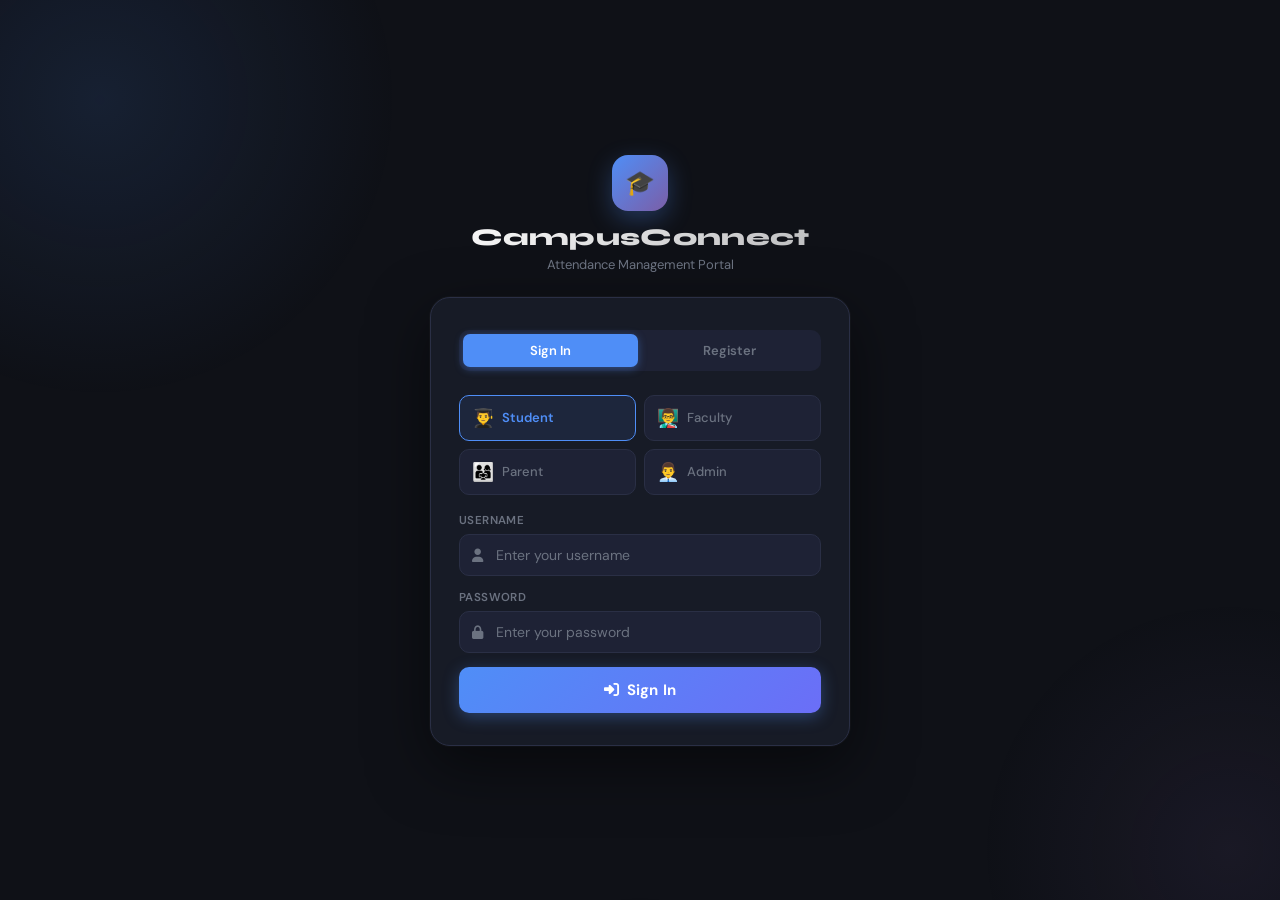
<file: index.html>
<!DOCTYPE html>
<html lang="en">
<head>
  <meta charset="UTF-8">
  <title>CampusConnect — Login</title>
  <meta name="viewport" content="width=device-width, initial-scale=1.0, maximum-scale=1.0">
  <link href="https://fonts.googleapis.com/css2?family=Syne:wght@700;800&family=DM+Sans:wght@300;400;500;600&display=swap" rel="stylesheet">
  <link rel="stylesheet" href="https://cdnjs.cloudflare.com/ajax/libs/font-awesome/6.4.0/css/all.min.css">
  <style>
    *, *::before, *::after { box-sizing: border-box; margin: 0; padding: 0; }

    :root {
      --primary: #4f8ef7;
      --primary-d: #3a7de0;
      --bg: #0f1117;
      --surface: #171b26;
      --surface2: #1e2235;
      --border: #2a2f45;
      --text: #e8eaf0;
      --muted: #6b7280;
      --green: #22c55e;
      --red: #ef4444;
    }

    body {
      font-family: 'DM Sans', sans-serif;
      background: var(--bg);
      color: var(--text);
      min-height: 100vh;
      display: flex;
      align-items: center;
      justify-content: center;
      padding: 20px;
      position: relative;
      overflow: hidden;
    }

    /* Animated background blobs */
    body::before {
      content: '';
      position: fixed;
      top: -200px; left: -200px;
      width: 600px; height: 600px;
      background: radial-gradient(circle, rgba(79,142,247,0.12) 0%, transparent 70%);
      border-radius: 50%;
      animation: float 8s ease-in-out infinite;
      pointer-events: none;
    }
    body::after {
      content: '';
      position: fixed;
      bottom: -200px; right: -200px;
      width: 500px; height: 500px;
      background: radial-gradient(circle, rgba(123,94,167,0.1) 0%, transparent 70%);
      border-radius: 50%;
      animation: float 10s ease-in-out infinite reverse;
      pointer-events: none;
    }
    @keyframes float {
      0%, 100% { transform: translate(0,0); }
      50% { transform: translate(30px, 20px); }
    }

    .login-wrapper {
      width: 100%;
      max-width: 420px;
      position: relative;
      z-index: 1;
    }

    /* Brand header above card */
    .brand-header {
      text-align: center;
      margin-bottom: 24px;
    }
    .brand-logo {
      width: 56px; height: 56px;
      background: linear-gradient(135deg, var(--primary), #7b5ea7);
      border-radius: 16px;
      display: flex; align-items: center; justify-content: center;
      font-size: 24px;
      margin: 0 auto 12px;
      box-shadow: 0 8px 24px rgba(79,142,247,0.3);
    }
    .brand-name {
      font-family: 'Syne', sans-serif;
      font-size: 24px;
      font-weight: 800;
      letter-spacing: 0.3px;
      background: linear-gradient(135deg, #fff 0%, rgba(255,255,255,0.7) 100%);
      -webkit-background-clip: text;
      -webkit-text-fill-color: transparent;
      background-clip: text;
    }
    .brand-sub {
      font-size: 13px;
      color: var(--muted);
      margin-top: 4px;
    }

    /* Card */
    .login-card {
      background: var(--surface);
      border: 1px solid var(--border);
      border-radius: 20px;
      padding: 32px 28px;
      box-shadow: 0 20px 60px rgba(0,0,0,0.5), 0 0 0 1px rgba(255,255,255,0.03);
    }

    /* Tab switcher */
    .tab-row {
      display: flex;
      background: var(--surface2);
      border-radius: 10px;
      padding: 4px;
      margin-bottom: 24px;
      gap: 4px;
    }
    .tab-btn {
      flex: 1;
      padding: 8px;
      border: none;
      border-radius: 7px;
      background: none;
      color: var(--muted);
      font-family: 'DM Sans', sans-serif;
      font-size: 13px;
      font-weight: 600;
      cursor: pointer;
      transition: all .2s;
    }
    .tab-btn.active {
      background: var(--primary);
      color: #fff;
      box-shadow: 0 2px 8px rgba(79,142,247,0.4);
    }

    /* Form fields */
    .field-group {
      margin-bottom: 14px;
    }
    .field-label {
      display: block;
      font-size: 11.5px;
      font-weight: 600;
      color: var(--muted);
      letter-spacing: 0.4px;
      text-transform: uppercase;
      margin-bottom: 6px;
    }
    .field-wrap {
      position: relative;
    }
    .field-wrap i {
      position: absolute;
      left: 13px;
      top: 50%;
      transform: translateY(-50%);
      color: var(--muted);
      font-size: 13px;
      pointer-events: none;
    }
    .field-input {
      width: 100%;
      padding: 11px 13px 11px 36px;
      background: var(--surface2);
      border: 1px solid var(--border);
      border-radius: 10px;
      color: var(--text);
      font-family: 'DM Sans', sans-serif;
      font-size: 14px;
      outline: none;
      transition: border-color .2s, box-shadow .2s;
      -webkit-appearance: none;
    }
    .field-input:focus {
      border-color: var(--primary);
      box-shadow: 0 0 0 3px rgba(79,142,247,0.15);
    }
    .field-input::placeholder { color: var(--muted); }
    select.field-input { cursor: pointer; }

    /* Login button */
    .btn-login {
      width: 100%;
      padding: 13px;
      background: linear-gradient(135deg, var(--primary), #6b6ef7);
      color: #fff;
      border: none;
      border-radius: 10px;
      font-family: 'DM Sans', sans-serif;
      font-size: 15px;
      font-weight: 700;
      cursor: pointer;
      margin-top: 6px;
      transition: all .2s;
      display: flex;
      align-items: center;
      justify-content: center;
      gap: 8px;
      box-shadow: 0 4px 16px rgba(79,142,247,0.35);
      letter-spacing: 0.2px;
    }
    .btn-login:hover {
      transform: translateY(-1px);
      box-shadow: 0 6px 20px rgba(79,142,247,0.45);
    }
    .btn-login:active { transform: translateY(0); }
    .btn-login.loading { opacity: 0.7; pointer-events: none; }

    /* Divider */
    .divider {
      text-align: center;
      color: var(--muted);
      font-size: 12px;
      margin: 16px 0;
      position: relative;
    }
    .divider::before, .divider::after {
      content: '';
      position: absolute;
      top: 50%;
      width: 42%;
      height: 1px;
      background: var(--border);
    }
    .divider::before { left: 0; }
    .divider::after { right: 0; }

    /* Role badges */
    .role-pills {
      display: grid;
      grid-template-columns: 1fr 1fr;
      gap: 8px;
      margin-bottom: 18px;
    }
    .role-pill {
      display: flex;
      align-items: center;
      gap: 8px;
      padding: 10px 12px;
      border: 1.5px solid var(--border);
      border-radius: 10px;
      background: var(--surface2);
      cursor: pointer;
      transition: all .2s;
      font-size: 13px;
      font-weight: 500;
      color: var(--muted);
    }
    .role-pill:hover { border-color: var(--primary); color: var(--text); }
    .role-pill.selected {
      border-color: var(--primary);
      background: rgba(79,142,247,0.1);
      color: var(--primary);
      font-weight: 600;
    }
    .role-pill .role-icon { font-size: 18px; }

    /* Toast */
    .toast {
      position: fixed;
      bottom: 28px;
      left: 50%;
      transform: translateX(-50%) translateY(80px);
      background: #1e2235;
      color: var(--text);
      border: 1px solid var(--border);
      padding: 11px 22px;
      border-radius: 30px;
      font-size: 13px;
      font-weight: 500;
      box-shadow: 0 8px 32px rgba(0,0,0,.5);
      z-index: 9999;
      transition: transform .3s cubic-bezier(0.34,1.56,0.64,1);
      white-space: nowrap;
      pointer-events: none;
    }
    .toast.show { transform: translateX(-50%) translateY(0); }
    .toast.success { background: rgba(34,197,94,0.15); border-color: var(--green); color: var(--green); }
    .toast.danger  { background: rgba(239,68,68,0.15);  border-color: var(--red);   color: var(--red); }

    /* Mobile */
    @media (max-width: 480px) {
      body { align-items: flex-end; padding: 0; }
      .login-wrapper { max-width: 100%; }
      .brand-header { margin-bottom: 16px; padding-top: 32px; }
      .login-card {
        border-radius: 24px 24px 0 0;
        padding: 28px 20px 40px;
        border-bottom: none;
      }
      .field-input { font-size: 16px; padding: 13px 13px 13px 38px; }
      .btn-login { padding: 15px; font-size: 16px; }
    }
  </style>
</head>
<body>

<div class="login-wrapper">
  <!-- Brand -->
  <div class="brand-header">
    <div class="brand-logo">🎓</div>
    <div class="brand-name">CampusConnect</div>
    <div class="brand-sub">Attendance Management Portal</div>
  </div>

  <!-- Card -->
  <div class="login-card">

    <!-- Tab switcher -->
    <div class="tab-row">
      <button class="tab-btn active" id="tabLogin" onclick="showLogin()">Sign In</button>
      <button class="tab-btn" id="tabRegister" onclick="showRegister()">Register</button>
    </div>

    <!-- LOGIN FORM -->
    <div id="loginBox">
      <!-- Role selector -->
      <div class="role-pills" id="rolePills">
        <div class="role-pill selected" data-role="student" onclick="selectRole('student')">
          <span class="role-icon">👨‍🎓</span><span>Student</span>
        </div>
        <div class="role-pill" data-role="faculty" onclick="selectRole('faculty')">
          <span class="role-icon">👨‍🏫</span><span>Faculty</span>
        </div>
        <div class="role-pill" data-role="parent" onclick="selectRole('parent')">
          <span class="role-icon">👨‍👩‍👧</span><span>Parent</span>
        </div>
        <div class="role-pill" data-role="admin" onclick="selectRole('admin')">
          <span class="role-icon">👨‍💼</span><span>Admin</span>
        </div>
      </div>
      <input type="hidden" id="role" value="student">

      <div class="field-group">
        <label class="field-label">Username</label>
        <div class="field-wrap">
          <i class="fas fa-user"></i>
          <input class="field-input" id="username" placeholder="Enter your username" autocomplete="off" onkeydown="if(event.key==='Enter')document.getElementById('password').focus()">
        </div>
      </div>

      <div class="field-group">
        <label class="field-label">Password</label>
        <div class="field-wrap">
          <i class="fas fa-lock"></i>
          <input class="field-input" id="password" type="password" placeholder="Enter your password" onkeydown="if(event.key==='Enter')login()">
        </div>
      </div>

      <button class="btn-login" id="loginBtn" onclick="login()">
        <i class="fas fa-sign-in-alt"></i> Sign In
      </button>
    </div>

    <!-- REGISTER FORM -->
    <div id="registerBox" style="display:none">
      <div class="field-group">
        <label class="field-label">Role</label>
        <div class="field-wrap">
          <i class="fas fa-user-tag"></i>
          <select class="field-input" id="regRole">
            <option value="student">👨‍🎓 Student</option>
            <option value="faculty">👨‍🏫 Faculty</option>
            <option value="parent">👨‍👩‍👧 Parent</option>
            <option value="admin">👨‍💼 Admin</option>
          </select>
        </div>
      </div>
      <div class="field-group">
        <label class="field-label">Username</label>
        <div class="field-wrap">
          <i class="fas fa-user"></i>
          <input class="field-input" id="regUsername" placeholder="Choose a username" autocomplete="off">
        </div>
      </div>
      <div class="field-group">
        <label class="field-label">Password</label>
        <div class="field-wrap">
          <i class="fas fa-lock"></i>
          <input class="field-input" id="regPassword" type="password" placeholder="Choose a password" onkeydown="if(event.key==='Enter')register()">
        </div>
      </div>
      <button class="btn-login" onclick="register()">
        <i class="fas fa-user-plus"></i> Create Account
      </button>
    </div>

  </div>
</div>

<div id="toast" class="toast"></div>
<script src="script.js"></script>
<script>
  function selectRole(role) {
    document.getElementById('role').value = role;
    document.querySelectorAll('.role-pill').forEach(p => {
      p.classList.toggle('selected', p.dataset.role === role);
    });
  }
  function showLogin() {
    document.getElementById('loginBox').style.display = 'block';
    document.getElementById('registerBox').style.display = 'none';
    document.getElementById('tabLogin').classList.add('active');
    document.getElementById('tabRegister').classList.remove('active');
  }
  function showRegister() {
    document.getElementById('loginBox').style.display = 'none';
    document.getElementById('registerBox').style.display = 'block';
    document.getElementById('tabLogin').classList.remove('active');
    document.getElementById('tabRegister').classList.add('active');
  }
  // Add loading state to login button
  const _origLogin = window.login;
  document.getElementById('loginBtn').addEventListener('click', function() {
    this.classList.add('loading');
    this.innerHTML = '<i class="fas fa-spinner fa-spin"></i> Signing in...';
    setTimeout(() => {
      this.classList.remove('loading');
      this.innerHTML = '<i class="fas fa-sign-in-alt"></i> Sign In';
    }, 3000);
  });
</script>
</body>
</html>
</file>
